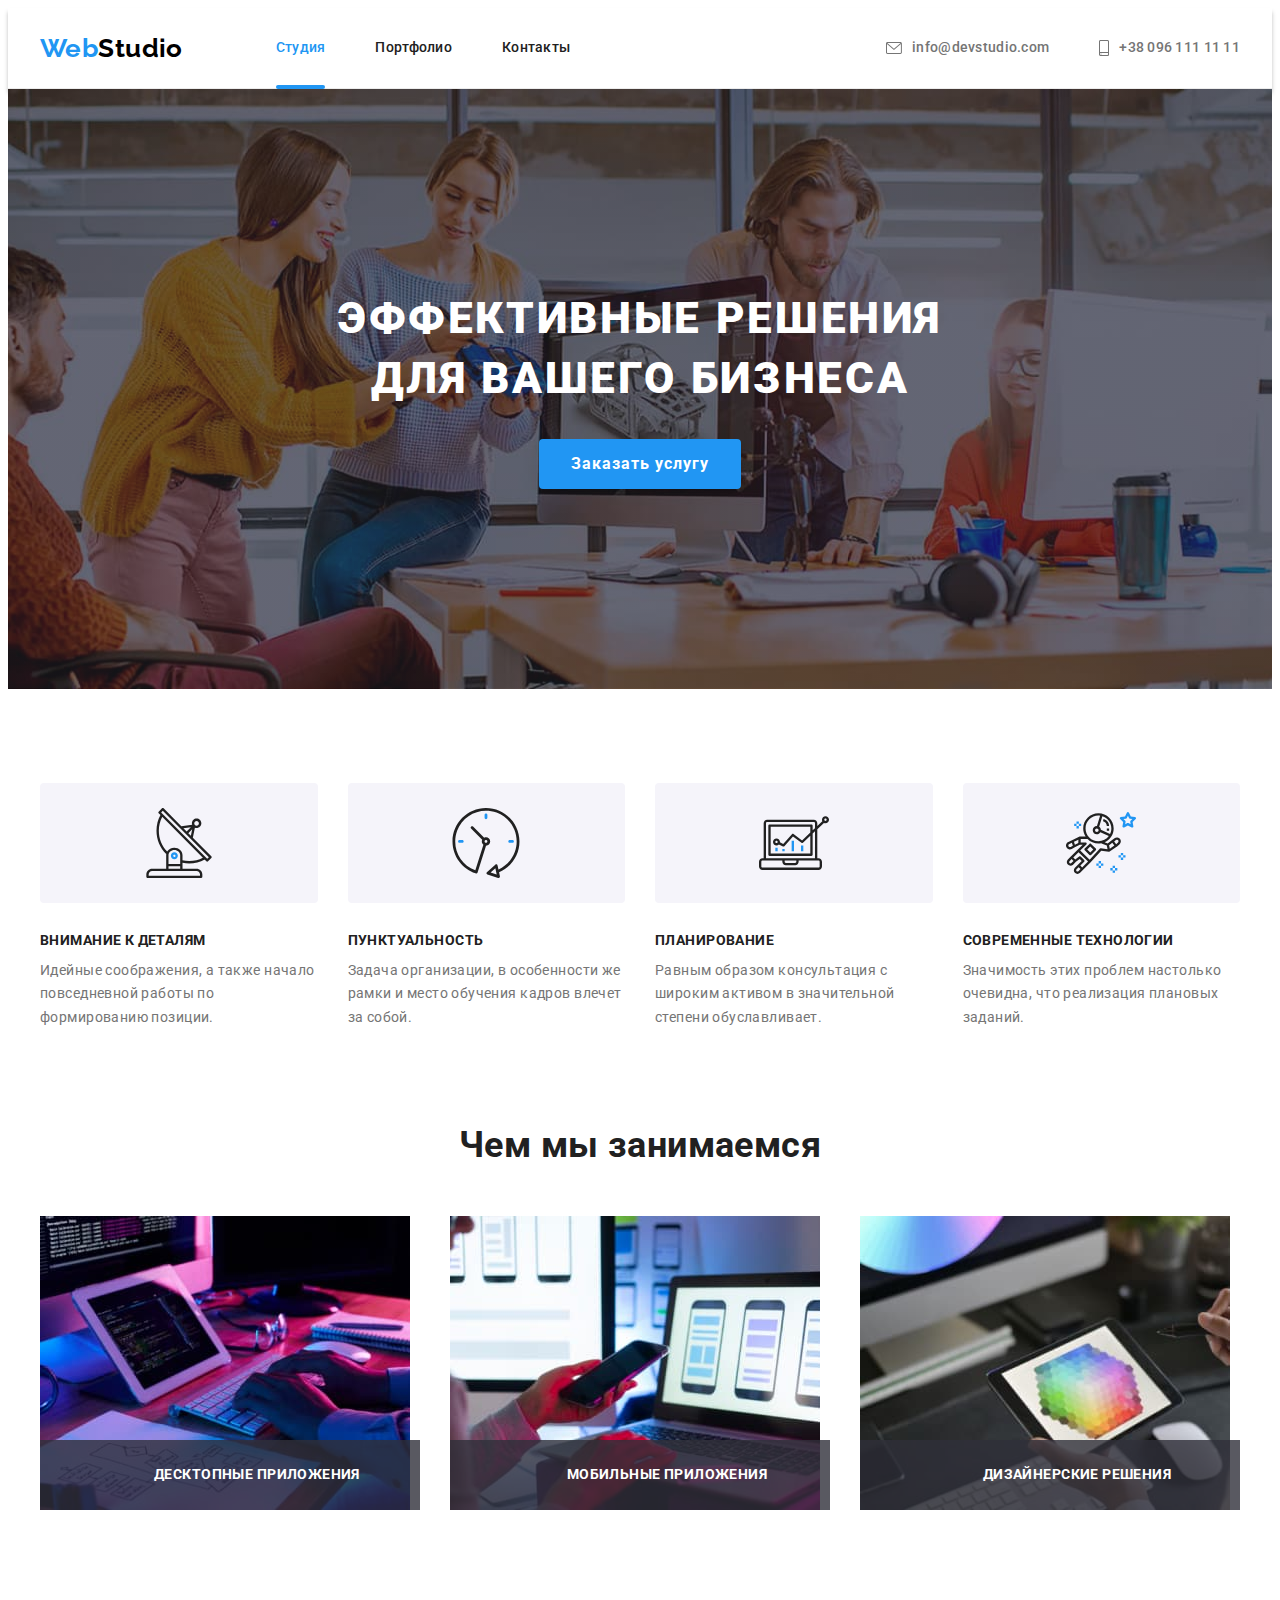
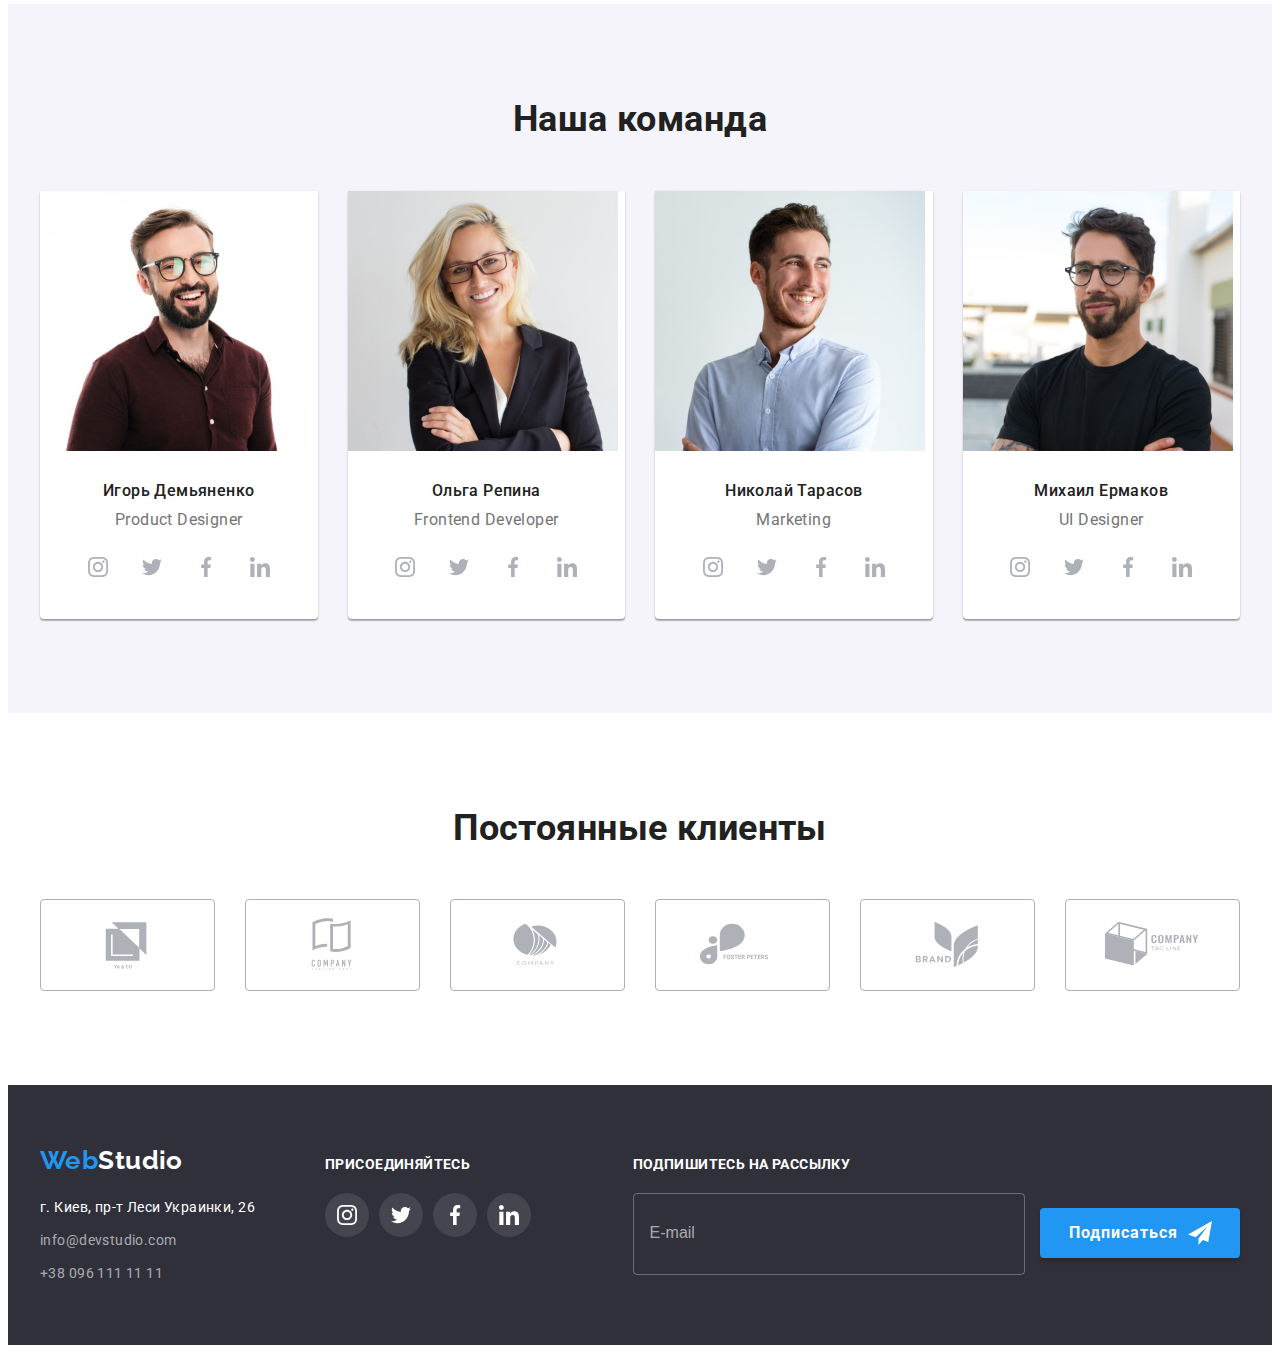
<file: index.html>
<!DOCTYPE html>
<html lang="ru">
<head>
    <meta charset="UTF-8">
    <meta http-equiv="X-UA-Compatible" content="IE=edge">
    <meta name="viewport" content="width=device-width, initial-scale=1.0">
    <title>Document</title>
    <link href="https://fonts.googleapis.com/css2?family=Raleway:wght@700&family=Roboto:wght@400;500;700;900&display=swap"
      rel="stylesheet">
      <link rel="stylesheet" href="https://cdnjs.cloudflare.com/ajax/libs/modern-normalize/1.1.0/modern-normalize.min.css"
        integrity="sha512-wpPYUAdjBVSE4KJnH1VR1HeZfpl1ub8YT/NKx4PuQ5NmX2tKuGu6U/JRp5y+Y8XG2tV+wKQpNHVUX03MfMFn9Q=="
        crossorigin="anonymous" referrerpolicy="no-referrer" />
    <link rel="stylesheet" href="./css/styles.css">
    <link rel="stylesheet" href="./css/main.min.css">
</head>
<body>
  <!-- Шапка сайта-->
  <header class="header">
    <div class="container header__container">
      <nav class="nav-page header__nav">
        <a href="" lang="en" class="logo link">Web<span class="logo__header">Studio</span></a>
        <ul class="header__nav-list list header__list">
          <li class="header__item"><a href="./index.html" class="header__link--active link header__link">Студия</a></li>
          <li class="header__item"><a href="./portfolio.html" class="link header__link">Портфолио</a></li>
          <li class="header__item"><a href="" class="link header__link">Контакты</a></li>
        </ul>
      </nav>
      <ul class="header__contacts-list list header__list">
        <li class="header__contacts-item">
          <a href="mailto:info@devstudio.com" class="link header__link">
                      <svg class="header__contacts-icons" width="16px" height="12px">
                        <use href="./images/icons.svg#icon-mail"></use>
                      </svg>
                      info@devstudio.com</a></li>
        <li class="header__contacts-item">
          <a href="tel:+380961111111" class="link header__link">
                      <svg class="header__contacts-icons" width="10px" height="16px">
                        <use href="./images/icons.svg#icon-smartphone"></use>
                      </svg>
                      +38 096 111 11 11</a></li>
      </ul>
      </div>
  </header> 
  <main>
    <!-- Герой -->
  <section class="hero">
    <div class="container">
    <h1 class="hero__title">
      Эффективные решения для вашего бизнеса
    </h1>
    <button type="button" class="btn" data-modal-open>Заказать услугу</button>
    </div>
  </section> 
  <!-- Список преимуществ работы с компанией -->
  <section class="benefits section">
    <div class="container">
    <h2 class="visually-hidden"> Наши преимущества </h2>
    <ul class="card-set list">
      <li class="card-item"> 
        <div class="benefits__box">
          <svg class="benefits__icons" width="70" height="70">
            <use href="./images/icons.svg#icon-antenna"></use>
          </svg>
        </div>
        <h3 class="benefits__title">Внимание к деталям</h3>
        <p class="benefits__text">Идейные соображения, а также начало повседневной работы по формированию позиции.</p>
      </li>
      <li class="card-item">
        <div class="benefits__box">
          <svg class="benefits__icons" width="70" height="70">
            <use href="./images/icons.svg#icon-clock"></use>
          </svg>
        </div>
        <h3 class="benefits__title">Пунктуальность</h3>
        <p class="benefits__text">Задача организации, в особенности же рамки и место обучения кадров влечет за собой.</p>
      </li>
      <li class="card-item">
        <div class="benefits__box">
          <svg class="benefits__icons" width="70" height="70">
            <use href="./images/icons.svg#icon-diagram"></use>
          </svg>
        </div>
        <h3 class="benefits__title">Планирование</h3>
        <p class="benefits__text">Равным образом консультация с широким активом в значительной степени обуславливает.</p>
      </li>
      <li class="card-item">
        <div class="benefits__box">
          <svg class="benefits__icons" width="70" height="70">
            <use href="./images/icons.svg#icon-astronaut"></use>
          </svg>
        </div>
        <h3 class="benefits__title">Современные технологии</h3>
        <p class="benefits__text">Значимость этих проблем настолько очевидна, что реализация плановых заданий.</p>
      </li>
    </ul>
    </div>
  </section>
  <!-- Чем мы занимаемся -->
  <section class="work section">
    <div class="container">
    <h2 class="section-title">Чем мы занимаемся</h2>
    <ul class="card-set list">
      <li class="card-item">
        <div class="work__wrap">
          <img src="./images/img-work-1.jpg" alt="Верстка десктопных приложений" width="370" height="294">
          <p class="work__text">Десктопные приложения</p>
        </div>
      </li>
      <li class="card-item">
        <div class="work__wrap">
          <img src="./images/img-work-2.jpg" alt="Дизайн мобильных приложений" width="370" height="294">
          <p class="work__text">Мобильные приложения</p>
        </div>
      </li>
        <li class="card-item">
        <div class="work__wrap">
      <img src="./images/img-work-3.jpg" alt="Подборка цветовых решений" width="370" height="294">
      <p class="work__text">Дизайнерские решения</p>
      </div>
      </li>
        </ul>
        </div>
  </section>
    <!-- Наша команда -->
    <section class="team section">
      <div class="container">
      <h2 class="section-title">Наша команда</h2>
      <ul class="card-set list">
        <li class="card-item team__item">
          <img src="./images/img-team-1.jpg" alt="Фото сотрудника Игоря Демьяненко Product Designer" width="270" height="260" class="card">
            <div class="team-box">
            <h3 class="team__name">Игорь Демьяненко</h3>
            <p lang="en" class="team__position">Product Designer</p>
            <ul class="socials list">
              <li class="socials__item">
                <a href="" target="_blank" rel="noopener noreferrer nofollow" class="socials__link link">
                  <svg class="socials__icon" width="20" height="20">
                    <use href="images/icons.svg#icon-instagram"></use>
                  </svg>
                </a>
              </li>
              <li class="socials__item">
                <a href="" target="_blank" rel="noopener noreferrer nofollow" class="socials__link link">
                  <svg class="socials__icon" width="20" height="20">
                    <use href="images/icons.svg#icon-twitter"></use>
                  </svg>
                </a>
              </li>
              <li class="socials__item">
                <a href="" target="_blank" rel="noopener noreferrer nofollow" class="socials__link link">
                  <svg class="socials__icon" width="20" height="20">
                    <use href="images/icons.svg#icon-facebook"></use>
                  </svg>
                </a>
              </li>
              <li class="socials__item">
                <a href="" target="_blank" rel="noopener noreferrer nofollow" class="socials__link link">
                  <svg class="socials__icon" width="20" height="20">
                    <use href="images/icons.svg#icon-linkedin"></use>
                  </svg>
                </a>
              </li>
            </ul>
            </div>
            </li>
        <li class="card-item team__item">
          <img src="./images/img-team-2.jpg" alt="Фото сотрудника Ольги Репиной Frontend Developer" width="270" height="260" class="card">
          <div class="team-box">
          <h3 class="team__name">Ольга Репина</h3>
          <p lang="en" class="team__position">Frontend Developer</p>
          <ul class="socials list">
            <li class="socials__item">
              <a href="" target="_blank" rel="noopener noreferrer nofollow" class="socials__link link">
                <svg class="socials__icon" width="20" height="20">
                  <use href="images/icons.svg#icon-instagram"></use>
                </svg>
              </a>
            </li>
            <li class="socials__item">
              <a href="" target="_blank" rel="noopener noreferrer nofollow" class="socials__link link">
                <svg class="socials__icon" width="20" height="20">
                  <use href="images/icons.svg#icon-twitter"></use>
                </svg>
              </a>
            </li>
            <li class="socials__item">
              <a href="" target="_blank" rel="noopener noreferrer nofollow" class="socials__link link">
                <svg class="socials__icon" width="20" height="20">
                  <use href="images/icons.svg#icon-facebook"></use>
                </svg>
              </a>
            </li>
            <li class="socials__item">
              <a href="" target="_blank" rel="noopener noreferrer nofollow" class="socials__link link">
                <svg class="socials__icon" width="20" height="20">
                  <use href="images/icons.svg#icon-linkedin"></use>
                </svg>
              </a>
            </li>
          </ul>
          </div>
        </li>
        <li class="card-item team__item">
          <img src="./images/img-team-3.jpg" alt="Фото сотрудника Николая Тарасова Marketing" width="270" height="260" class="card">
          <div class="team-box">
          <h3 class="team__name">Николай Тарасов</h3>
          <p lang="en" class="team__position">Marketing</p>
          <ul class="socials list">
            <li class="socials__item">
              <a href="" target="_blank" rel="noopener noreferrer nofollow" class="socials__link link">
                <svg class="socials__icon" width="20" height="20">
                  <use href="images/icons.svg#icon-instagram"></use>
                </svg>
              </a>
            </li>
            <li class="socials__item">
              <a href="" target="_blank" rel="noopener noreferrer nofollow" class="socials__link link">
                <svg class="socials__icon" width="20" height="20">
                  <use href="images/icons.svg#icon-twitter"></use>
                </svg>
              </a>
            </li>
            <li class="socials__item">
              <a href="" target="_blank" rel="noopener noreferrer nofollow" class="socials__link link">
                <svg class="socials__icon" width="20" height="20">
                  <use href="images/icons.svg#icon-facebook"></use>
                </svg>
              </a>
            </li>
            <li class="socials__item">
              <a href="" target="_blank" rel="noopener noreferrer nofollow" class="socials__link link">
                <svg class="socials__icon" width="20" height="20">
                  <use href="images/icons.svg#icon-linkedin"></use>
                </svg>
              </a>
            </li>
          </ul>
          </div>
        </li>
        <li class="card-item team__item">
          <img src="./images/img-team-4.jpg" alt="Фото сотрудника Михаила Ермакова UI Designer" width="270" height="260" class="card">
          <div class="team-box">
          <h3 class="team__name">Михаил Ермаков</h3>
          <p lang="en" class="team__position">UI Designer</p>
          <ul class="socials list">
          <li class="socials__item">
            <a href="" target="_blank" rel="noopener noreferrer nofollow" class="socials__link link">
              <svg class="socials__icon" width="20" height="20">
                <use href="images/icons.svg#icon-instagram"></use>
              </svg>
            </a>
          </li>
          <li class="socials__item">
            <a href="" target="_blank" rel="noopener noreferrer nofollow" class="socials__link link">
              <svg class="socials__icon" width="20" height="20">
                <use href="images/icons.svg#icon-twitter"></use>
              </svg>
            </a>
          </li>
          <li class="socials__item">
            <a href="" target="_blank" rel="noopener noreferrer nofollow" class="socials__link link">
              <svg class="socials__icon" width="20" height="20">
                <use href="images/icons.svg#icon-facebook"></use>
              </svg>
            </a>
          </li>
          <li class="socials__item">
            <a href="" target="_blank" rel="noopener noreferrer nofollow" class="socials__link link">
              <svg class="socials__icon" width="20" height="20">
                <use href="images/icons.svg#icon-linkedin"></use>
              </svg>
            </a>
          </li>
        </ul>
          </div>
        </li>
      </ul>
      </div>
    </section>
    </main>
    <!-- Постоянные клиенты -->
    <section class="clients section">
      <div class="container">
        <h2 class="section-title">Постоянные клиенты</h2>
        <ul class="card-set list">
          <li class="card-item">
            <a href=""  target="_blank" rel="noopener noreferrer nofollow" class="clients__link link">
              <svg class="clients__icons" width="106" height="60">
                <use href="images/icons.svg#icon-Logo-1"></use>
              </svg>
            </a>
          </li>
          <li class="card-item">
            <a href=""  target="_blank" rel="noopener noreferrer nofollow" class="clients__link link">
              <svg class="clients__icons" width="106" height="60">
                <use href="images/icons.svg#icon-Logo-2"></use>
              </svg>
            </a>
          </li>
          <li class="card-item">
            <a href=""  target="_blank" rel="noopener noreferrer nofollow" class="clients__link link">
              <svg class="clients__icons" width="106" height="60">
                <use href="images/icons.svg#icon-Logo-3"></use>
              </svg>
            </a>
          </li>
          <li class="card-item">
            <a href=""  target="_blank" rel="noopener noreferrer nofollow" class="clients__link link">
              <svg class="clients__icons" width="106" height="60">
                <use href="images/icons.svg#icon-Logo-4"></use>
              </svg>
            </a>
          </li>
          <li class="card-item">
            <a href=""  target="_blank" rel="noopener noreferrer nofollow" class="clients__link link">
              <svg class="clients__icons" width="106" height="60">
                <use href="images/icons.svg#icon-Logo-5"></use>
              </svg>
            </a>
          </li>
          <li class="card-item">
            <a href=""  target="_blank" rel="noopener noreferrer nofollow" class="clients__link link">
              <svg class="clients__icons" width="106" height="60">
                <use href="images/icons.svg#icon-Logo-6"></use>
              </svg>
            </a>
          </li>
        </ul>
      </div>
    </section>
    <!-- Футер -->
    <footer class="basement basement-section">
      <div class="container basement__container"> 
        <div class="basement__wrapper">
      <a href="" lang="en" class="logo link">Web<span class="logo__footer">Studio</span></a>
      <address class="basement__address">
        <ul class="basement__list list">
          <li class="basement__items"><a href="https://goo.gl/maps/84MK3g47taFm8UyFA" target="_blank" rel="noopener noreferrer nofollow"
              class="basement__link link white"> г. Киев, пр-т Леси Украинки, 26 </a></li>
          <li class="basement__items"><a href="mailto:info@devstudio.com" class="basement__link link">info@devstudio.com</a></li>
          <li class="basement__items"><a href="tel:+380961111111" class="basement__link link">+38 096 111 11 11</a></li>
        </ul>
      </address>
      </div>
      <div class="basement__wrapper">
      <h2 class="basement__title">присоединяйтесь</h2>
            <ul class="socials list">
              <li class="socials__item">
                <a href=""  target="_blank" rel="noopener noreferrer nofollow" class="socials__link link">
                  <svg class="socials__icon" width="20" height="20">
                    <use href="images/icons.svg#icon-instagram"></use>
                  </svg>
                </a>
              </li>
              <li class="socials__item">
                <a href=""  target="_blank" rel="noopener noreferrer nofollow" class="socials__link link">
                  <svg class="socials__icon" width="20" height="20">
                    <use href="images/icons.svg#icon-twitter"></use>
                  </svg>
                </a>
              </li>
              <li class="socials__item">
                <a href=""  target="_blank" rel="noopener noreferrer nofollow" class="socials__link link">
                  <svg class="socials__icon" width="20" height="20">
                    <use href="images/icons.svg#icon-facebook"></use>
                  </svg>
                </a>
              </li>
              <li class="socials__item">
                <a href=""  target="_blank" rel="noopener noreferrer nofollow" class="socials__link link">
                  <svg class="socials__icon" width="20" height="20">
                    <use href="images/icons.svg#icon-linkedin"></use>
                  </svg>
                </a>
              </li>
            </ul>
            </div>
            <div class="basement__wrapper">
              <h2 class="basement__title">Подпишитесь на рассылку</h2>
              <form class="subscribe-form">
                  <input type="email" class="subscribe-form__input" id="form-input" name="mail" placeholder="E-mail">
              <button type="submit" class="btn basement__btn">
                <span class="subscribe">Подписаться</span>
                <svg class="subscribe-form__icon" width="24px" height="24px">
                  <use href="images/icons.svg#icon-icon-send"></use>
                </svg>
              </button>
              </form>
            </div>
      </div>
    </footer>
    <div class="backdrop is-hidden" data-modal>
<div class="modal">
  <button type="button" class="modal-close" data-modal-close>
    <svg class="modal-icon" width="18px" height="18px">
      <use href="images/icons.svg#icon-close-black-18dp"></use>
    </svg>
  </button>
  <p class="modal-title">Оставьте свои данные, мы вам перезвоним</p>
  <form class="modal-form">
    <div class="modal-form-wrapper">
<label class="modal-label"><span class="modal-label-text">Имя</span>
  <span class="input-wrap">
    <input type="text" name="Name" class="form-input">
    <svg class="input-icon" width="18" height="18">
      <use href="images/icons.svg#icon-person-black-18dp"></use>
    </svg>
  </span>
</label>
<label class="modal-label"><span class="modal-label-text">Телефон</span>
  <span class="input-wrap">
    <input type="tel" name="Tel" class="form-input">
    <svg class="input-icon" width="18" height="18">
      <use href="images/icons.svg#icon-phone-black-18dp"></use>
    </svg>
  </span>
</label>
<label class="modal-label"><span class="modal-label-text">Почта</span>
  <span class="input-wrap">
    <input type="email" name="Mail" class="form-input">
    <svg class="input-icon" width="18" height="18">
      <use href="images/icons.svg#icon-email-black-18dp"></use>
    </svg>
  </span>
</label>
<label class="modal-label"><span class="modal-label-text">Комментарий</span>
  <textarea name="Comment" class="modal-comment" placeholder="Введите текст"></textarea>
</label>
    </div>
  
  <div class="policy-wrap">
    <input type="checkbox" name="policy" id="policy" class="policy-checkbox visually-hidden">
  <label class="check-text" for="policy">
    <span class="custom-icon">
      <svg class="policy-icon" width="11" height="8">
        <use href="images/icons.svg#icon-policy"></use>
      </svg>
    </span>
    Соглашаюсь с рассылкой и принимаю &#160; 
    <a href="" class="licensing-policy">    Условия договора</a>
  </label>
  </div>
  <button type="submit" class="btn">Отправить</button>
  </form>
</div>
    </div>
    <script src="./js/modal.js"></script>
</body>
</html>
</file>
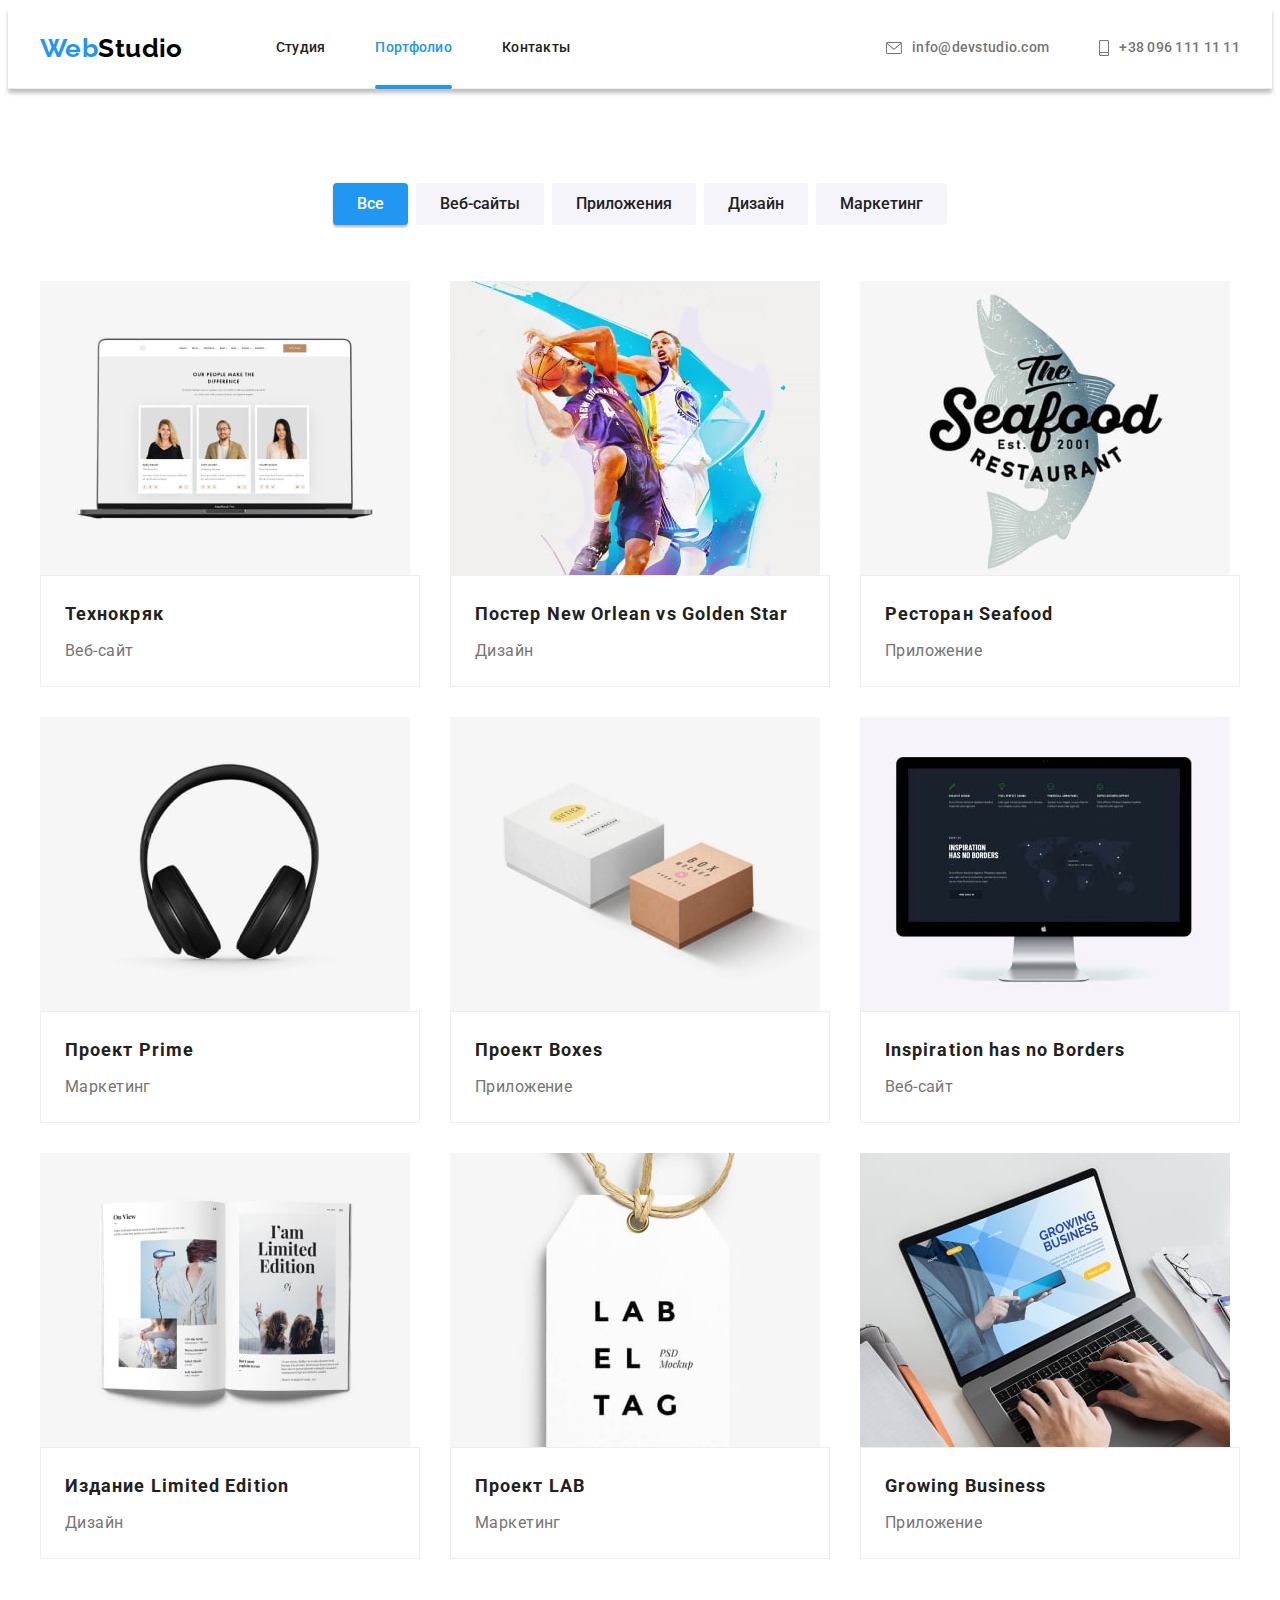
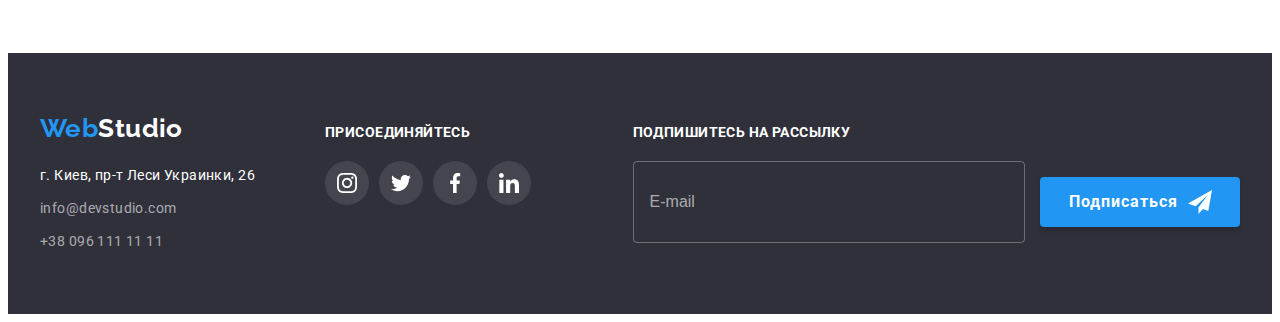
<file: portfolio.html>
<!DOCTYPE html>
<html lang="en">
<head>
    <meta charset="UTF-8">
    <meta http-equiv="X-UA-Compatible" content="IE=edge">
    <meta name="viewport" content="width=device-width, initial-scale=1.0">
    <title>Document</title>
    <link href="https://fonts.googleapis.com/css2?family=Raleway:wght@700&family=Roboto:wght@400;500;700;900&display=swap"
        rel="stylesheet">
        <link rel="stylesheet" href="https://cdnjs.cloudflare.com/ajax/libs/modern-normalize/1.1.0/modern-normalize.min.css"
            integrity="sha512-wpPYUAdjBVSE4KJnH1VR1HeZfpl1ub8YT/NKx4PuQ5NmX2tKuGu6U/JRp5y+Y8XG2tV+wKQpNHVUX03MfMFn9Q=="
            crossorigin="anonymous" referrerpolicy="no-referrer" />
    <link rel="stylesheet" href="./css/styles.css">
    <link rel="stylesheet" href="./css/main.min.css">
</head>
<body>
    <!-- Шапка сайта-->
<header class="header">
    <div class="container header__container">
        <nav class="nav-page header__nav">
            <a href="" lang="en" class="logo link">Web<span class="logo__header">Studio</span></a>
            <ul class="header__nav-list list header__list">
                <li class="header__item"><a href="./index.html"
                        class="link header__link">Студия</a></li>
                <li class="header__item"><a href="./portfolio.html" class="header__link--active link header__link">Портфолио</a></li>
                <li class="header__item"><a href="" class="link header__link">Контакты</a></li>
            </ul>
        </nav>
        <ul class="header__contacts-list list header__list">
            <li class="header__contacts-item">
                <a href="mailto:info@devstudio.com" class="link header__link">
                    <svg class="header__contacts-icons" width="16px" height="12px">
                        <use href="./images/icons.svg#icon-mail"></use>
                    </svg>
                    info@devstudio.com</a>
            </li>
            <li class="header__contacts-item">
                <a href="tel:+380961111111" class="link header__link">
                    <svg class="header__contacts-icons" width="10px" height="16px">
                        <use href="./images/icons.svg#icon-smartphone"></use>
                    </svg>
                    +38 096 111 11 11</a>
            </li>
        </ul>
    </div>
</header>
<main>
    <section class="section">
    <!-- Наши работы -->
    <h1 class="visually-hidden"> Наши работы </h1>
    <div class="container">
    <ul class="filter-list list">
        <li class="button-item"><button type="button" class="filter-btn active"> Все </button></li>
        <li class="button-item"><button type="button" class="filter-btn"> Веб-сайты </button></li>
        <li class="button-item"><button type="button" class="filter-btn"> Приложения </button></li>
        <li class="button-item"><button type="button" class="filter-btn"> Дизайн </button></li>
        <li class="button-item"><button type="button" class="filter-btn"> Маркетинг </button></li>
    </ul>
    <div class="portfolio">
    <ul class="card-set list">
        <li class="card-item">
            <a href="" target="_blank" rel="noopener noreferrer nofollow" class="portfolio-link link">
                <div class="portfolio-items-wrap">
                    <img src="./images/img-portfolio-technocrack-min.jpg" alt="Технокряк" width="370" height="294">
                    <p class="portfolio-img-text">Технокряк это современная площадка распространения коронавируса. Компании
                        используют эту платформу для цифрового шпионажа и атак на защищённые сервера конкурентов.</p>
                </div>
                <div class="portfolio-border">
                    <h2 class="portfolio-title">Технокряк</h2>
                    <p class="portfolio-category">Веб-сайт</p>
                </div>
            </a>
        </li>
        <li class="card-item">
            <a href="" target="_blank" rel="noopener noreferrer nofollow" class="portfolio-link link">
                <div class="portfolio-items-wrap">
                    <img src="./images/img-portfolio-new-orlean-min.jpg" alt="Постер New Orlean vs Golden Star" width="370"
                        height="294">
                    <p class="portfolio-img-text">Lorem ipsum dolor sit amet, consectetur adipisicing elit. Possimus itaque
                        eos adipisci eum iste a natus corrupti provident optio quas.</p>
                </div>
    
                <div class="portfolio-border">
                    <h2 class="portfolio-title">Постер New Orlean vs Golden Star</h2>
                    <p class="portfolio-category">Дизайн</p>
                </div>
    
            </a>
        </li>
        <li class="card-item">
            <a href="" target="_blank" rel="noopener noreferrer nofollow" class="portfolio-link link">
                <div class="portfolio-items-wrap">
                    <img src="./images/img-portfolio-seafood-min.jpg" alt="Ресторан Seafood" width="370" height="294">
                    <p class="portfolio-img-text">Lorem ipsum, dolor sit amet consectetur adipisicing elit. Dolores dolorum
                        iste dolorem voluptatum id aliquid cumque temporibus excepturi ullam est!</p>
                </div>
    
                <div class="portfolio-border">
                    <h2 class="portfolio-title">Ресторан Seafood</h2>
                    <p class="portfolio-category">Приложение</p>
                </div>
    
            </a>
        </li>
        <li class="card-item">
            <a href="" target="_blank" rel="noopener noreferrer nofollow" class="portfolio-link link">
                <div class="portfolio-items-wrap">
                    <img src="./images/img-portfolio-prime-min.jpg" alt="Проект Prime" width="370" height="294">
                    <p class="portfolio-img-text">Lorem ipsum dolor sit amet consectetur adipisicing elit. Blanditiis et
                        quam velit neque, suscipit totam ea! Reprehenderit nostrum ab facilis.</p>
                </div>
    
                <div class="portfolio-border">
                    <h2 class="portfolio-title">Проект Prime</h2>
                    <p class="portfolio-category">Маркетинг</p>
                </div>
            </a>
        </li>
        <li class="card-item">
            <a href="" target="_blank" rel="noopener noreferrer nofollow" class="portfolio-link link">
                <div class="portfolio-items-wrap">
                    <img src="./images/img-portfolio-boxes-min.jpg" alt="Проект Boxes" width="370" height="294">
                    <p class="portfolio-img-text">Lorem ipsum dolor sit amet consectetur, adipisicing elit. Corporis debitis
                        veniam eveniet eligendi perspiciatis, earum quaerat autem expedita fugiat facere!</p>
                </div>
                <div class="portfolio-border">
                    <h2 class="portfolio-title">Проект Boxes</h2>
                    <p class="portfolio-category">Приложение</p>
                </div>
            </a>
        </li>
        <li class="card-item">
            <a href="" target="_blank" rel="noopener noreferrer nofollow" class="portfolio-link link">
                <div class="portfolio-items-wrap">
                    <img src="./images/img-portfolio-inspiration-min.jpg" alt="Inspiration has no Borders" width="370"
                        height="294">
                    <p class="portfolio-img-text">Lorem, ipsum dolor sit amet consectetur adipisicing elit. A obcaecati
                        reiciendis quaerat architecto, sit sunt corrupti nostrum ad. Sapiente, non?</p>
                </div>
                <div class="portfolio-border">
                    <h2 class="portfolio-title">Inspiration has no Borders</h2>
                    <p class="portfolio-category">Веб-сайт</p>
                </div>
            </a>
        </li>
        <li class="card-item">
            <a href="" target="_blank" rel="noopener noreferrer nofollow" class="portfolio-link link">
                <div class="portfolio-items-wrap">
                    <img src="./images/img-portfolio-limited-edition-min.jpg" alt="Издание Limited Edition" width="370"
                        height="294">
                    <p class="portfolio-img-text">Lorem ipsum dolor sit amet consectetur, adipisicing elit. Minima,
                        voluptatum placeat? Mollitia in libero nemo blanditiis quos suscipit deleniti temporibus.</p>
                </div>
                <div class="portfolio-border">
                    <h2 class="portfolio-title">Издание Limited Edition</h2>
                    <p class="portfolio-category">Дизайн</p>
                </div>
            </a>
        </li>
        <li class="card-item">
            <a href="" target="_blank" rel="noopener noreferrer nofollow" class="portfolio-link link">
                <div class="portfolio-items-wrap">
                    <img src="./images/img-portfolio-lab-min.jpg" alt="Проект LAB" width="370" height="294">
                    <p class="portfolio-img-text">Lorem ipsum, dolor sit amet consectetur adipisicing elit. Vitae optio
                        soluta suscipit ad eos ipsam minus accusamus nesciunt sit tempore?</p>
                </div>
                <div class="portfolio-border">
                    <h2 class="portfolio-title">Проект LAB</h2>
                    <p class="portfolio-category">Маркетинг</p>
                </div>
            </a>
        </li>
        <li class="card-item">
            <a href="" target="_blank" rel="noopener noreferrer nofollow" class="portfolio-link link">
                <div class="portfolio-items-wrap">
                    <img src="./images/img-portfolio-growing-business-min.jpg" alt="Growing Business" width="370"
                        height="294">
                    <p class="portfolio-img-text">Lorem ipsum dolor sit amet consectetur, adipisicing elit. Voluptatem
                        facere et odit ipsa praesentium? Eius illum consequuntur asperiores temporibus pariatur.</p>
                </div>
                <div class="portfolio-border">
                    <h2 class="portfolio-title">Growing Business</h2>
                    <p class="portfolio-category">Приложение</p>
                </div>
            </a>
        </li>
    </ul>
    </div>

    </div>
</section>
</main>
    <!-- Футер -->
    <footer class="basement basement-section">
        <div class="container basement__container">
            <div class="basement__wrapper">
                <a href="" lang="en" class="logo link">Web<span class="logo__footer">Studio</span></a>
                <address class="basement__address">
                    <ul class="basement__list list">
                        <li class="basement__items"><a href="https://goo.gl/maps/84MK3g47taFm8UyFA" target="_blank"
                                rel="noopener noreferrer nofollow" class="basement__link link white"> г. Киев, пр-т Леси
                                Украинки, 26 </a></li>
                        <li class="basement__items"><a href="mailto:info@devstudio.com"
                                class="basement__link link">info@devstudio.com</a></li>
                        <li class="basement__items"><a href="tel:+380961111111" class="basement__link link">+38 096 111 11
                                11</a></li>
                    </ul>
                </address>
            </div>
            <div class="basement__wrapper">
                <h2 class="basement__title">присоединяйтесь</h2>
                <ul class="socials list">
                    <li class="socials__item">
                        <a href="" target="_blank" rel="noopener noreferrer nofollow" class="socials__link link">
                            <svg class="socials__icon" width="20" height="20">
                                <use href="images/icons.svg#icon-instagram"></use>
                            </svg>
                        </a>
                    </li>
                    <li class="socials__item">
                        <a href="" target="_blank" rel="noopener noreferrer nofollow" class="socials__link link">
                            <svg class="socials__icon" width="20" height="20">
                                <use href="images/icons.svg#icon-twitter"></use>
                            </svg>
                        </a>
                    </li>
                    <li class="socials__item">
                        <a href="" target="_blank" rel="noopener noreferrer nofollow" class="socials__link link">
                            <svg class="socials__icon" width="20" height="20">
                                <use href="images/icons.svg#icon-facebook"></use>
                            </svg>
                        </a>
                    </li>
                    <li class="socials__item">
                        <a href="" target="_blank" rel="noopener noreferrer nofollow" class="socials__link link">
                            <svg class="socials__icon" width="20" height="20">
                                <use href="images/icons.svg#icon-linkedin"></use>
                            </svg>
                        </a>
                    </li>
                </ul>
            </div>
            <div class="basement__wrapper">
                <h2 class="basement__title">Подпишитесь на рассылку</h2>
                <form class="subscribe-form">
                    <input type="email" class="subscribe-form__input" id="form-input" name="mail" placeholder="E-mail">
                    <button type="submit" class="btn basement__btn">
                        <span class="subscribe">Подписаться</span>
                        <svg class="subscribe-form__icon" width="24px" height="24px">
                            <use href="images/icons.svg#icon-icon-send"></use>
                        </svg>
                    </button>
                </form>
            </div>
        </div>
    </footer>
</body>
</html>
</file>
<file: css/styles.css>
/* цвета страницы
акцент #2196F3
черный #000000
белый #FFFFFF
заголовки #212121
основной цвет текста #757575
*/

/* ----------reset------------ */

/* ---------------------------- */

/* ---------container------------ */

/* ------LOGO-------- */

/* --------HEADER-LINKS----------- */

/* ---------HERO----------- */

/* ------------BENEFITS---------- */

/* ---------TEAM---------- */

/* ---------WORK---------- */

/* ----------TEAM------------ */

/* --------------CLIENTS------------ */

/* --------------BASEMENT----------- */

/* ---------MODAL-WINDOW---------- */

/* ---------------FILTER-PORTFOLIO---------- */
</file>
<file: css/main.min.css>
:root{--accent-color: #2196f3;--logo-color: #000000;--title-text-color: #212121;--primary-text-color: #757575;--hero-white-color: #ffffff;--background-color-style: #2f303a;--btn-background-color: #f5f4fa;--icons-main-color: #afb1b8;--duration: 250ms;--timing-function: cubic-bezier(0.4, 0, 0.2, 1);--card-item: 4}h1,h2,h3,h4,h5,h6,p{margin:0}ul{margin:0;padding-left:0}body{color:var(--primary-text-color);font-family:'Roboto', sans-serif;font-size:14px;line-height:1.71;letter-spacing:0.03em}.link{text-decoration:none;color:inherit}.list{list-style:none}img{display:block;max-width:100%;height:auto}.container{width:1200px;padding-left:15px;padding-right:15px;margin:0 auto}.logo{display:block;color:var(--accent-color);font-family:'Raleway', sans-serif;font-weight:700;font-size:26px;line-height:1.19}.logo__header{color:var(--logo-color)}.logo__footer{color:var(--hero-white-color)}.header__container,.header__nav{display:flex;align-items:center}.header{border-bottom:1px solid #ececec;box-shadow:0px 4px 4px rgba(0,0,0,0.25)}.header__list{display:flex;margin-left:auto}.header__item:not(:last-child){margin-right:50px}.nav-page .logo{margin-right:93px}.header__nav-list{color:var(--title-text-color)}.header__link{display:flex;align-items:center;padding-top:32px;padding-bottom:32px;font-weight:500;line-height:1.14;letter-spacing:0.02em;transition:color var(--duration) var(--timing-function)}.header__link:hover,.header__link:focus{color:var(--accent-color)}.header__link--active{position:relative;color:var(--accent-color)}.header__link--active::after{content:'';width:100%;height:4px;background-color:var(--accent-color);border-radius:2px;position:absolute;left:0;bottom:-1px}.header__contacts-item{display:flex;align-items:center}.header__contacts-item:not(:last-child){margin-right:50px}.header__contacts-icons{margin-right:10px;fill:currentColor}.hero{background-color:var(--background-color-style);background-image:linear-gradient(rgba(47,48,58,0.4), rgba(47,48,58,0.4)),url(../images/hero-bg.jpg);background-repeat:no-repeat;background-position:center;background-size:cover, auto;text-align:center;padding-top:200px;padding-bottom:200px}.hero__title{display:block;max-width:696px;margin-right:auto;margin-left:auto;margin-bottom:30px;color:var(--hero-white-color);font-weight:900;font-size:44px;line-height:1.36;letter-spacing:0.06em;text-transform:uppercase}.btn{font-family:inherit;color:var(--hero-white-color);background-color:var(--accent-color);font-weight:700;font-size:16px;line-height:1.87;align-items:center;letter-spacing:0.06em;cursor:pointer;border:none;box-shadow:0px 4px 4px rgba(0,0,0,0.15);border-radius:4px;padding:10px 32px;transition:background-color var(--duration) var(--timing-function)}.btn:hover,.btn:focus{background-color:#188ce8}.visually-hidden{position:absolute;width:1px;height:1px;margin:-1px;padding:0;overflow:hidden;border:0;clip:rect(0 0 0 0)}.card-set{display:flex;flex-wrap:wrap;margin-left:-30px;margin-top:-30px}.card-item{width:calc(100% / var(--card-item) - 30px);margin-left:30px;margin-top:30px}.benefits__title{margin-bottom:10px;color:var(--title-text-color);font-weight:700;font-size:14px;line-height:1.14;text-transform:uppercase}.benefits__box{background-color:#f5f4fa;display:flex;align-items:center;justify-content:center;margin-bottom:30px;padding:25px 100px;border-radius:4px}.section-title{color:var(--title-text-color);font-weight:700;font-size:36px;line-height:1.17;text-align:center;margin-bottom:50px}.section{padding-top:94px;padding-bottom:94px}.team{background-color:#f5f4fa}.team__item{background-color:#ffffff;box-shadow:0px 1px 3px rgba(0,0,0,0.12),0px 1px 1px rgba(0,0,0,0.14),0px 2px 1px rgba(0,0,0,0.2);border-radius:0px 0px 4px 4px}.team__position,.team__name{font-size:16px;line-height:1.19;text-align:center}.team__name{margin-bottom:10px;color:var(--title-text-color);font-weight:500}.team__position{margin-bottom:16px}.team-box{padding:30px 24px}.team .socials__link{background-color:#ffffff;color:var(--icons-main-color)}.work{padding-top:0px;--card-item: 3}.work__wrap{position:relative;overflow:hidden}.work__text{position:absolute;bottom:0;left:0;background-color:rgba(47,48,58,0.8);color:var(--hero-white-color);font-weight:700;font-size:14px;line-height:1.14;text-align:center;text-transform:uppercase;width:100%;padding:27px 27px}.clients{--card-item: 6}.clients__link{height:92px;border:1px solid #afb1b8;box-sizing:border-box;border-radius:4px;display:flex;justify-content:center;align-items:center;color:var(--icons-main-color);transition:color var(--duration) var(--timing-function),border-color var(--duration) var(--timing-function)}.clients__link:hover,.clients__link:focus{color:var(--accent-color);border-color:var(--accent-color)}.clients__icons{fill:currentColor}.basement__address{font-style:normal}.basement__link.white{color:var(--hero-white-color)}.basement__link{color:rgba(255,255,255,0.6);transition:color var(--duration) var(--timing-function)}.basement__link:hover,.basement__link:focus{color:var(--accent-color)}.basement-section{padding-bottom:60px;padding-top:60px;background-color:var(--background-color-style)}.basement .logo{margin-bottom:20px}.basement .socials__link{background-color:rgba(255,255,255,0.1);color:var(--hero-white-color)}.basement__items:not(:last-child){margin-bottom:9px}.basement__container{display:flex;align-items:baseline}.basement__wrapper:not(:last-child){margin-right:70px}.basement__wrapper:last-child{margin-left:auto}.basement__title{font-size:14px;line-height:1.14;letter-spacing:0.03em;text-transform:uppercase;margin-bottom:20px;color:var(--hero-white-color)}.subscribe-form__input{width:358px;height:50px;padding:15px 16px;border:1px solid rgba(255,255,255,0.3);border-radius:4px;background-color:transparent;color:var(--hero-white-color);margin-right:12px;outline:none;transition:border-color var(--duration) var(--timing-function)}.subscribe-form__input::placeholder{color:rgba(255,255,255,0.6);font-size:16px;line-height:1.25}.subscribe-form__input:focus,.subscribe-form__input:hover{border-color:var(--accent-color)}.basement__btn{position:relative;width:200px;padding:10px 29px;text-align:left}.subscribe-form__icon{position:absolute;right:28px;top:50%;transform:translateY(-50%)}.socials{display:flex;justify-content:center}.socials__link{width:44px;height:44px;border-radius:50%;display:flex;justify-content:center;align-items:center;transition:background-color var(--duration) var(--timing-function),color var(--duration) var(--timing-function)}.socials__link:hover,.socials__link:focus{background-color:var(--accent-color);color:var(--hero-white-color)}.socials__icon{fill:currentColor}.socials__item+.socials__item{margin-left:10px}.backdrop{position:fixed;top:0;width:100vw;height:100vh;background-color:rgba(0,0,0,0.2);transition:opacity var(--duration) var(--timing-function),visibility var(--duration) var(--timing-function)}.modal{width:528px;min-height:581px;background-color:#ffffff;box-shadow:0px 1px 3px rgba(0,0,0,0.12),0px 1px 1px rgba(0,0,0,0.14),0px 2px 1px rgba(0,0,0,0.2);border-radius:4px;position:absolute;top:50%;left:50%;transform:translate(-50%, -50%) scale(1.1);transition:transform var(--duration) var(--timing-function);padding:40px}.backdrop.is-hidden .modal{transform:translate(-50%, -50%) scale(0.7)}.is-hidden{opacity:0;pointer-events:none;visibility:hidden}.modal-close{position:absolute;top:8px;right:8px;display:flex;align-items:center;justify-content:center;width:30px;height:30px;border-radius:50%;border:1px solid rgba(0,0,0,0.1);background-color:transparent;cursor:pointer}.modal-close:focus .modal-icon,.modal-close:hover .modal-icon{fill:var(--accent-color)}.modal-title{font-weight:700;font-size:20px;line-height:1.15;text-align:center;margin-bottom:12px;color:var(--title-text-color)}.form-input{width:100%;height:40px;border:1px solid rgba(33,33,33,0.2);border-radius:4px;padding:12px 42px;outline:none;transition:border-color var(--duration) var(--timing-function)}.form-input:focus,.form-input:hover{border-color:var(--accent-color)}.modal-comment{width:100%;height:120px;resize:none;padding:12px 16px;border:1px solid rgba(33,33,33,0.2);border-radius:4px;outline:none;transition:border-color var(--duration) var(--timing-function)}.modal-comment:focus,.modal-comment:hover{border-color:var(--accent-color)}.modal-comment::placeholder{font-size:12px;line-height:1.17;letter-spacing:0.01em;color:rgba(117,117,117,0.5)}.input-wrap{position:relative}.input-icon{position:absolute;left:12px;top:50%;transform:translateY(-50%);transition:fill var(--duration) var(--timing-function)}.form-input:focus+.input-icon,.form-input:hover+.input-icon{fill:var(--accent-color)}.modal-label{display:flex;flex-direction:column;color:var(--primary-text-color)}.modal-label::placeholder{font-size:12px;line-height:1.17;letter-spacing:0.01em;color:rgba(117,117,117,0.5)}.modal-label:not(:last-child){margin-bottom:10px}.modal-form-wrapper{margin-bottom:20px}.modal-label-text{margin-bottom:4px}.check-text{font-size:14px;line-height:1.71;color:var(--primary-text-color);display:flex;align-items:center;justify-content:center}.policy-wrap{margin-bottom:30px}.licensing-policy{color:var(--accent-color)}.modal-form .btn{display:block;margin-right:auto;margin-left:auto}.check-text .custom-icon{width:16px;height:15px;border-radius:2px;border:2px solid #212121;margin-right:7px;display:flex;align-items:center;justify-content:center;cursor:pointer}.policy-checkbox:checked+.check-text .custom-icon{background-color:var(--accent-color);border:none}.policy-checkbox:hover+.check-text .custom-icon,.policy-checkbox:focus+.check-text .custom-icon{border-color:var(--accent-color)}.filter-btn{border-radius:4px;border-color:transparent;padding:6px 22px;font-family:inherit;color:var(--title-text-color);background-color:var(--btn-background-color);font-weight:500;font-size:16px;line-height:1.63;cursor:pointer;transition:background-color var(--duration) var(--timing-function),color var(--duration) var(--timing-function),box-shadow var(--duration) var(--timing-function)}.filter-btn:focus,.filter-btn:hover,.active{color:var(--hero-white-color);background-color:var(--accent-color);box-shadow:0px 3px 1px rgba(0,0,0,0.1),0px 1px 2px rgba(0,0,0,0.08),0px 2px 2px rgba(0,0,0,0.12)}.filter-list{margin-bottom:56px;display:flex;justify-content:center}.button-item:not(:last-child){margin-right:8px}.portfolio{--card-item: 3}.portfolio-border{border:1px solid #eeeeee;padding:20px 24px}.portfolio-title{color:var(--title-text-color);font-weight:700;font-size:18px;line-height:2;letter-spacing:0.06em;margin-bottom:4px}.portfolio-category{font-size:16px;line-height:1.88}.portfolio-link{display:flex;flex-direction:column;transition:box-shadow var(--duration) var(--timing-function)}.portfolio-link:hover,.portfolio-link:focus{box-shadow:0px 1px 1px rgba(0,0,0,0.12),0px 4px 4px rgba(0,0,0,0.06),1px 4px 6px rgba(0,0,0,0.16)}.portfolio-items-wrap{position:relative;overflow:hidden}.portfolio-img-text{position:absolute;bottom:0;left:0;background-color:rgba(33,150,243,0.9);color:var(--hero-white-color);font-size:18px;line-height:1.56;width:100%;height:100%;padding:63px 24px;overflow:hidden;transform:translateY(101%);transition:transform var(--duration) var(--timing-function)}.portfolio-link:hover .portfolio-img-text,.portfolio-link:focus .portfolio-img-text{transform:translateY(0)}
/*# sourceMappingURL=main.min.css.map */
</file>
